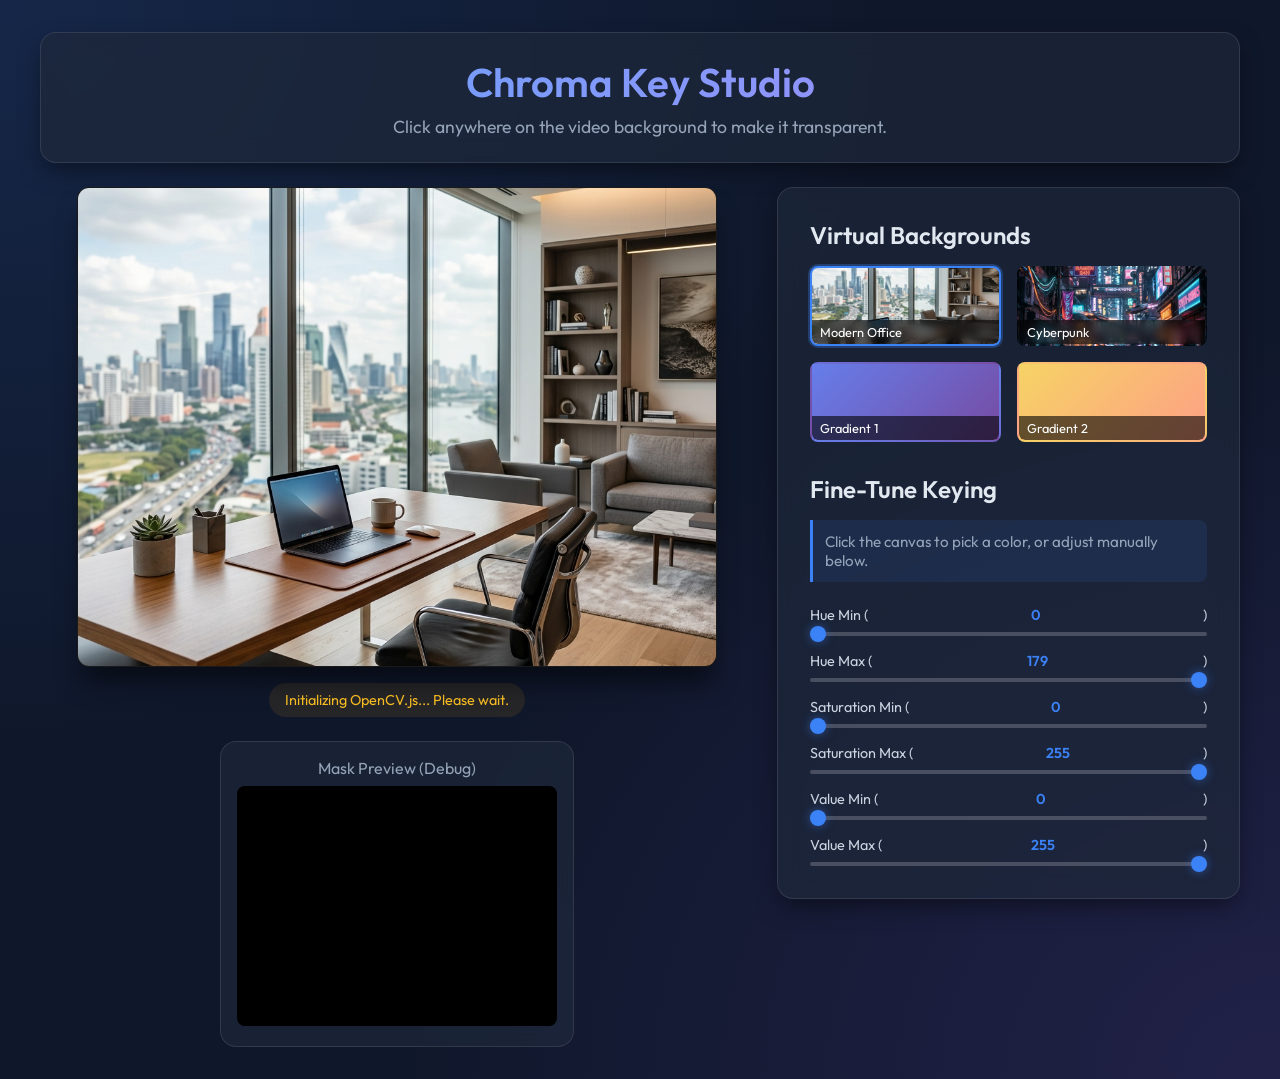
<file: Assignments/final/ChromaKeyStudio/index.html>
<!DOCTYPE html>
<html lang="en">

<head>
    <meta charset="UTF-8">
    <meta name="viewport" content="width=device-width, initial-scale=1.0">
    <title>Chroma Key Studio</title>
    <link rel="stylesheet" href="style.css">
    <!-- Google Fonts for modern typography -->
    <link rel="preconnect" href="https://fonts.googleapis.com">
    <link rel="preconnect" href="https://fonts.gstatic.com" crossorigin>
    <link href="https://fonts.googleapis.com/css2?family=Outfit:wght@300;400;600&display=swap" rel="stylesheet">
</head>

<body>
    <div class="container">
        <header>
            <h1>Chroma Key Studio</h1>
            <p>Click anywhere on the video background to make it transparent.</p>
        </header>

        <div class="main-content">
            <!-- Left: Video & Chroma Key Output -->
            <div class="video-container">
                <div class="video-layer-container">
                    <!-- The background that will be revealed -->
                    <div id="virtualBackground" class="virtual-background" style="background-image: url('assets/modern_office.png');"></div>
                    <!-- The webcam output with alpha transparency -->
                    <canvas id="canvasOutput" width="640" height="480"></canvas>
                    <video id="videoInput" width="640" height="480" autoplay playsinline hidden></video>
                </div>
                
                <div class="status-panel">
                    <p id="statusMessage" class="loading">Initializing OpenCV.js... Please wait.</p>
                </div>
                
                <div class="mask-preview">
                    <h3>Mask Preview (Debug)</h3>
                    <canvas id="maskOutput" width="320" height="240"></canvas>
                </div>
            </div>

            <!-- Right: Controls -->
            <div class="controls-container">
                <h2>Virtual Backgrounds</h2>
                <div class="bg-selector">
                    <div class="bg-option active" data-bg="assets/modern_office.png" style="background-image: url('assets/modern_office.png');">
                        <span>Modern Office</span>
                    </div>
                    <div class="bg-option" data-bg="assets/cyberpunk_city.png" style="background-image: url('assets/cyberpunk_city.png');">
                        <span>Cyberpunk</span>
                    </div>
                    <div class="bg-option css-gradient" data-bg="gradient-1">
                        <span>Gradient 1</span>
                    </div>
                    <div class="bg-option css-gradient-2" data-bg="gradient-2">
                        <span>Gradient 2</span>
                    </div>
                </div>

                <h2>Fine-Tune Keying</h2>
                <p class="instruction">Click the canvas to pick a color, or adjust manually below.</p>
                <div class="slider-group">
                    <div class="control-group">
                        <label>Hue Min (<span id="hMinVal">0</span>)</label>
                        <input type="range" id="hMin" min="0" max="179" value="0">
                    </div>
                    <div class="control-group">
                        <label>Hue Max (<span id="hMaxVal">179</span>)</label>
                        <input type="range" id="hMax" min="0" max="179" value="179">
                    </div>

                    <div class="control-group">
                        <label>Saturation Min (<span id="sMinVal">0</span>)</label>
                        <input type="range" id="sMin" min="0" max="255" value="0">
                    </div>
                    <div class="control-group">
                        <label>Saturation Max (<span id="sMaxVal">255</span>)</label>
                        <input type="range" id="sMax" min="0" max="255" value="255">
                    </div>

                    <div class="control-group">
                        <label>Value Min (<span id="vMinVal">0</span>)</label>
                        <input type="range" id="vMin" min="0" max="255" value="0">
                    </div>
                    <div class="control-group">
                        <label>Value Max (<span id="vMaxVal">255</span>)</label>
                        <input type="range" id="vMax" min="0" max="255" value="255">
                    </div>
                </div>
            </div>
        </div>
    </div>

    <!-- OpenCV.js -->
    <script async src="https://docs.opencv.org/4.8.0/opencv.js" onload="onOpenCvReady();" type="text/javascript"></script>
    <script src="main.js"></script>
</body>

</html>
</file>
<file: Assignments/final/ChromaKeyStudio/style.css>
:root {
    --bg-color: #0f172a;
    --panel-bg: rgba(30, 41, 59, 0.7);
    --border-color: rgba(255, 255, 255, 0.1);
    --accent-color: #3b82f6;
    --text-primary: #f8fafc;
    --text-secondary: #94a3b8;
}

* {
    box-sizing: border-box;
    margin: 0;
    padding: 0;
}

body {
    background-color: var(--bg-color);
    color: var(--text-primary);
    font-family: 'Outfit', sans-serif;
    min-height: 100vh;
    display: flex;
    justify-content: center;
    align-items: center;
    background-image: 
        radial-gradient(at 0% 0%, rgba(59, 130, 246, 0.15) 0px, transparent 50%),
        radial-gradient(at 100% 100%, rgba(139, 92, 246, 0.15) 0px, transparent 50%);
}

.container {
    width: 95%;
    max-width: 1200px;
    margin: 2rem auto;
    display: flex;
    flex-direction: column;
    gap: 1.5rem;
}

header {
    text-align: center;
    padding: 1.5rem;
    background: var(--panel-bg);
    backdrop-filter: blur(12px);
    border-radius: 16px;
    border: 1px solid var(--border-color);
    box-shadow: 0 10px 25px -5px rgba(0, 0, 0, 0.5);
}

header h1 {
    font-size: 2.5rem;
    font-weight: 600;
    margin-bottom: 0.5rem;
    background: linear-gradient(to right, #60a5fa, #a78bfa);
    -webkit-background-clip: text;
    -webkit-text-fill-color: transparent;
}

header p {
    color: var(--text-secondary);
    font-size: 1.1rem;
}

.main-content {
    display: flex;
    flex-wrap: wrap;
    gap: 1.5rem;
    align-items: flex-start;
}

.video-container {
    flex: 1 1 600px;
    display: flex;
    flex-direction: column;
    gap: 1.5rem;
}

.video-layer-container {
    position: relative;
    width: 100%;
    max-width: 640px;
    aspect-ratio: 4/3;
    border-radius: 12px;
    overflow: hidden;
    background: #000;
    box-shadow: 0 20px 25px -5px rgba(0, 0, 0, 0.5);
    border: 1px solid var(--border-color);
    margin: 0 auto;
}

.virtual-background {
    position: absolute;
    top: 0;
    left: 0;
    width: 100%;
    height: 100%;
    background-size: cover;
    background-position: center;
    transition: background 0.3s ease;
    z-index: 1;
}

#canvasOutput {
    position: absolute;
    top: 0;
    left: 0;
    width: 100%;
    height: 100%;
    z-index: 2;
    cursor: crosshair;
}

.mask-preview {
    background: var(--panel-bg);
    backdrop-filter: blur(12px);
    border-radius: 16px;
    border: 1px solid var(--border-color);
    padding: 1rem;
    text-align: center;
    max-width: 360px;
    margin: 0 auto;
}

.mask-preview h3 {
    font-size: 1rem;
    color: var(--text-secondary);
    margin-bottom: 0.5rem;
    font-weight: 400;
}

#maskOutput {
    width: 100%;
    max-width: 320px;
    border-radius: 8px;
    background: #000;
}

.controls-container {
    flex: 1 1 350px;
    background: var(--panel-bg);
    backdrop-filter: blur(12px);
    border-radius: 16px;
    border: 1px solid var(--border-color);
    padding: 2rem;
    box-shadow: 0 10px 25px -5px rgba(0, 0, 0, 0.5);
}

.controls-container h2 {
    font-size: 1.5rem;
    font-weight: 600;
    margin-bottom: 1rem;
    color: #e2e8f0;
}

/* Background Selector */
.bg-selector {
    display: grid;
    grid-template-columns: 1fr 1fr;
    gap: 1rem;
    margin-bottom: 2rem;
}

.bg-option {
    height: 80px;
    border-radius: 8px;
    cursor: pointer;
    background-size: cover;
    background-position: center;
    border: 2px solid transparent;
    transition: all 0.2s ease;
    display: flex;
    align-items: flex-end;
    overflow: hidden;
    position: relative;
}

.bg-option:hover {
    transform: translateY(-2px);
    box-shadow: 0 4px 12px rgba(0, 0, 0, 0.3);
}

.bg-option.active {
    border-color: var(--accent-color);
    box-shadow: 0 0 0 2px rgba(59, 130, 246, 0.3);
}

.bg-option span {
    width: 100%;
    background: rgba(0, 0, 0, 0.6);
    color: white;
    font-size: 0.8rem;
    padding: 4px 8px;
    backdrop-filter: blur(4px);
}

.css-gradient {
    background: linear-gradient(135deg, #667eea 0%, #764ba2 100%);
}

.css-gradient-2 {
    background: linear-gradient(135deg, #f6d365 0%, #fda085 100%);
}

.instruction {
    color: var(--text-secondary);
    font-size: 0.95rem;
    margin-bottom: 1.5rem;
    padding: 0.75rem;
    background: rgba(59, 130, 246, 0.1);
    border-left: 3px solid var(--accent-color);
    border-radius: 0 8px 8px 0;
}

.slider-group {
    display: flex;
    flex-direction: column;
    gap: 1rem;
}

.control-group {
    display: flex;
    flex-direction: column;
    gap: 0.5rem;
}

.control-group label {
    font-size: 0.9rem;
    color: #cbd5e1;
    display: flex;
    justify-content: space-between;
}

.control-group span {
    font-weight: 600;
    color: var(--accent-color);
}

input[type=range] {
    -webkit-appearance: none;
    width: 100%;
    background: transparent;
}

input[type=range]::-webkit-slider-thumb {
    -webkit-appearance: none;
    height: 16px;
    width: 16px;
    border-radius: 50%;
    background: var(--accent-color);
    cursor: pointer;
    margin-top: -6px;
    box-shadow: 0 0 10px rgba(59, 130, 246, 0.5);
}

input[type=range]::-webkit-slider-runnable-track {
    width: 100%;
    height: 4px;
    cursor: pointer;
    background: rgba(255, 255, 255, 0.2);
    border-radius: 2px;
}

.status-panel {
    text-align: center;
    margin-top: -0.5rem;
}

.loading {
    display: inline-block;
    padding: 0.5rem 1rem;
    background: rgba(245, 158, 11, 0.1);
    color: #fbbf24;
    border-radius: 20px;
    font-size: 0.9rem;
    animation: pulse 2s infinite;
}

.active-status {
    display: inline-block;
    padding: 0.5rem 1rem;
    background: rgba(16, 185, 129, 0.1);
    color: #34d399;
    border-radius: 20px;
    font-size: 0.9rem;
}

@keyframes pulse {
    0% { opacity: 1; }
    50% { opacity: 0.6; }
    100% { opacity: 1; }
}
</file>
